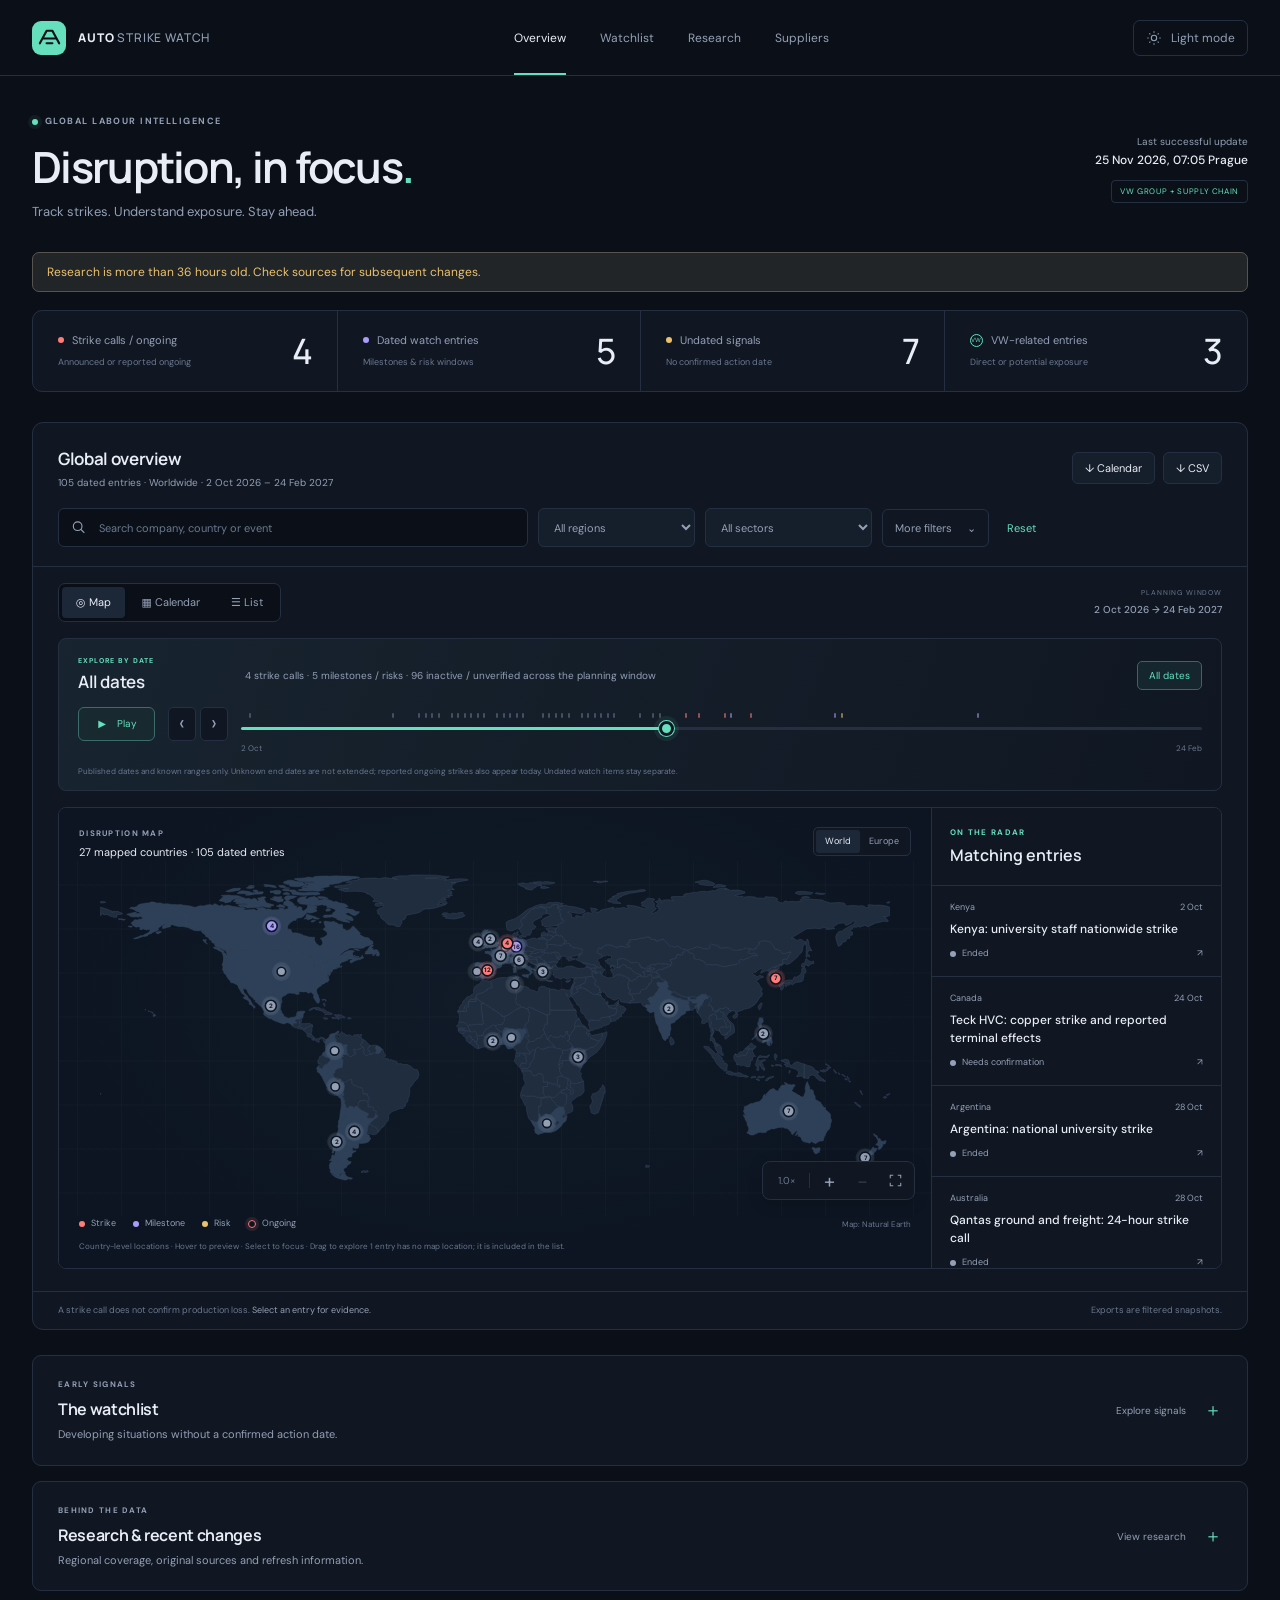
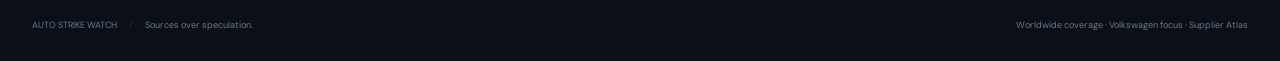
<file: index.html>
<!doctype html>
<html lang="en" data-theme="dark">
<head>
<meta charset="utf-8"><meta name="viewport" content="width=device-width, initial-scale=1"><meta name="color-scheme" content="dark light"><meta name="theme-color" content="#0b1018">
<meta name="description" content="A clear, sourced view of automotive and supply-chain strikes worldwide. Explore the map, filter disruptions and follow Volkswagen exposure.">
<title>Auto Strike Watch — Global strike monitor</title><link rel="icon" href="./favicon.svg" type="image/svg+xml"><link rel="stylesheet" href="./styles.css?v=screening-20261112">
</head>
<body>
<header class="site-header">
<a class="brand" href="#dashboard" aria-label="Auto Strike Watch overview"><span class="brand-symbol" aria-hidden="true"><svg viewBox="0 0 28 28" fill="none"><path d="M4 20 11 7h6l7 13M8 15h12M11 20h6" stroke="currentColor" stroke-width="2.2" stroke-linecap="round" stroke-linejoin="round"/></svg></span><span>AUTO<span class="brand-light"> STRIKE WATCH</span></span></a>
<nav aria-label="Main navigation"><a class="nav-active" href="#dashboard">Overview</a><a href="#watch-section">Watchlist</a><a href="#research">Research</a><a href="./suppliers/">Suppliers</a></nav>
<button id="theme-toggle" class="theme-button" aria-label="Switch to light mode"><svg width="16" height="16" viewBox="0 0 24 24" fill="none" stroke="currentColor" stroke-width="1.6" aria-hidden="true"><circle cx="12" cy="12" r="4"/><path d="M12 2v2m0 16v2M2 12h2m16 0h2M5 5l1.5 1.5m11 11L19 19M5 19l1.5-1.5m11-11L19 5"/></svg><span id="theme-label">Light mode</span></button>
</header>
<main id="dashboard">
<section class="heading"><div><div class="eyebrow"><span class="status-dot"></span> GLOBAL LABOUR INTELLIGENCE</div><h1>Disruption, in focus<span>.</span></h1><p>Track strikes. Understand exposure. Stay ahead.</p></div><div class="snapshot"><div><span id="refresh-label">Loading research…</span><strong id="as-of"></strong></div><span class="snapshot-tag">VW GROUP + SUPPLY CHAIN</span></div></section>
<div id="refresh-banner" class="refresh-banner" role="status" hidden></div>
<section class="metrics" aria-label="Filtered planning-window statistics">
<article><div><span class="swatch strike"></span>Strike calls / ongoing</div><strong id="strike-count">—</strong><small>Announced or reported ongoing</small></article>
<article><div><span class="swatch milestone"></span>Dated watch entries</div><strong id="watch-count">—</strong><small>Milestones &amp; risk windows</small></article>
<article><div><span class="swatch risk"></span>Undated signals</div><strong id="undated-count">—</strong><small>No confirmed action date</small></article>
<article><div><span class="vw-mark">VW</span>VW-related entries</div><strong id="vw-count">—</strong><small>Direct or potential exposure</small></article>
</section>
<section class="workspace" aria-label="Disruption explorer">
<div class="workspace-top"><div><h2>Global overview</h2><p id="result-count" aria-live="polite">Loading planning window…</p></div><div class="exports"><button id="export-ics" class="button secondary" title="Download filtered dated entries as a calendar snapshot">↓ Calendar</button><button id="export-csv" class="button secondary">↓ CSV</button></div></div>
<div class="filter-bar"><label class="search-label"><svg aria-hidden="true" width="17" height="17" viewBox="0 0 24 24" fill="none" stroke="currentColor" stroke-width="1.7"><circle cx="10" cy="10" r="6.5"/><path d="m15 15 5 5"/></svg><span class="sr-only">Search company, location or event</span><input id="search" type="search" placeholder="Search company, country or event"></label>
<label><span class="sr-only">Region</span><select id="region"><option value="all">All regions</option><option>Europe</option><option>North America</option><option>South America</option><option>Asia</option><option>Africa</option><option>Australia / Oceania</option></select></label>
<label><span class="sr-only">Relevance</span><select id="relevance"><option value="all">All sectors</option><option value="vw">VW-related</option><option value="supplier">Suppliers</option><option value="industry">Wider automotive</option><option value="nationwide">Nationwide / general</option><option value="logistics">Logistics</option></select></label>
<details class="filter-more"><summary>More filters <span aria-hidden="true">⌄</span></summary><div class="filter-popover"><label>Country<select id="country"><option value="all">All countries</option></select></label><label>Entry type<select id="category"><option value="all">All entry types</option><option value="strike">Strike calls</option><option value="milestone">Milestones</option><option value="risk">Risk windows</option></select></label><label>FWS screening<select id="screening"><option value="all">All decisions</option><option value="candidate">FWS exposure check</option><option value="internal">Preliminary internal alert</option><option value="watch">Watch / reconfirm</option><option value="excluded">Outside FWS scope</option><option value="closed">Closed / changed action</option><option value="unreviewed">Screening pending</option></select></label><label>Status<select id="state"><option value="all">All statuses</option><option value="active">Active / upcoming</option><option value="announced">Announced</option><option value="ongoing">Ongoing</option><option value="cancelled">Cancelled</option><option value="suspended">Suspended</option><option value="postponed">Postponed</option><option value="ended">Ended</option><option value="unverified">Needs confirmation</option><option value="past">Past date / outcome unknown</option></select></label></div></details><button class="reset" id="reset">Reset</button></div>
<div class="view-toolbar"><div class="view-switch" aria-label="Display view"><button id="map-view" class="active" aria-pressed="true">◎ Map</button><button id="month-view" aria-pressed="false">▦ Calendar</button><button id="agenda-view" aria-pressed="false">☰ List</button></div><div class="planning-label"><span>PLANNING WINDOW</span><strong id="planning-window">Loading dates…</strong></div></div>
<section id="timeline" class="timeline" aria-label="Date timeline">
<div class="timeline-heading"><div class="timeline-date-block"><label class="eyebrow" for="timeline-date">EXPLORE BY DATE</label><output id="timeline-current" for="timeline-date">All dates</output></div><p id="timeline-summary">Drag the timeline to explore scheduled entries.</p><button id="timeline-all" class="timeline-all active" aria-pressed="true">All dates</button></div>
<div class="timeline-transport"><button id="timeline-play" class="timeline-play" aria-label="Play timeline" aria-pressed="false" disabled><span id="timeline-play-icon" aria-hidden="true">▶</span><span id="timeline-play-label">Play</span></button><div class="timeline-step"><button id="timeline-prev" aria-label="Previous day" title="Previous day" disabled>‹</button><button id="timeline-next" aria-label="Next day" title="Next day" disabled>›</button></div><div class="timeline-track"><div id="timeline-ticks" class="timeline-ticks" aria-hidden="true"></div><input id="timeline-date" type="range" min="0" max="1" value="0" step="1" aria-describedby="timeline-note" disabled><div class="timeline-endpoints"><span id="timeline-start">—</span><span id="timeline-end">—</span></div></div></div>
<p id="timeline-note" class="timeline-note">Choose a date to see scheduled entries. All dates restores the full planning window.</p>
</section>
<div id="map-panel" class="map-panel"><div class="map-canvas">
<div class="map-topline"><div><span class="eyebrow">DISRUPTION MAP</span><p id="map-summary" aria-live="polite">Locating entries…</p></div><div class="map-zoom" aria-label="Map extent"><button id="map-world" class="active" aria-pressed="true">World</button><button id="map-europe" aria-pressed="false">Europe</button></div></div>
<div class="map-viewport">
<svg id="world-map" viewBox="0 0 1000 450" role="group" tabindex="0" aria-labelledby="map-title map-description"><title id="map-title">World map of dated disruptions</title><desc id="map-description">Country markers show approximate geographic scope, not exact plant locations. Hover or focus a marker for a preview; select it to zoom and filter entries. Use zoom controls or drag to explore.</desc><g id="country-paths"></g><g id="map-markers"></g></svg>
<div id="map-tooltip" class="map-tooltip" role="tooltip" hidden></div>
<div class="map-controls" role="group" aria-label="Map navigation"><span id="map-zoom-level" class="map-zoom-level" aria-hidden="true">1×</span><button id="map-zoom-in" aria-label="Zoom in" title="Zoom in">+</button><button id="map-zoom-out" aria-label="Zoom out" title="Zoom out">−</button><button id="map-reset-view" aria-label="Reset map view" title="Reset map view"><svg width="15" height="15" viewBox="0 0 20 20" fill="none" stroke="currentColor" stroke-width="1.4" aria-hidden="true"><path d="M3 7V3h4m6 0h4v4m0 6v4h-4m-6 0H3v-4"/></svg></button></div>
</div>
<div class="map-bottomline"><div class="legend"><span><i class="swatch strike"></i>Strike</span><span><i class="swatch milestone"></i>Milestone</span><span><i class="swatch risk"></i>Risk</span><span title="A pulsing ring means a strike is reported ongoing"><i class="ongoing-key"></i>Ongoing</span></div><span class="map-credit">Map: Natural Earth</span></div><p class="map-note">Country-level locations · Hover to preview · Select to focus · Drag to explore <span id="map-unmapped"></span></p></div>
<aside class="map-sidebar" aria-label="Map event list"><div class="sidebar-heading"><div><span class="eyebrow">ON THE RADAR</span><h3 id="map-selection-title">Worldwide</h3></div><button id="clear-map-selection" class="reset" hidden>Clear</button></div><div id="map-events" class="map-events"></div></aside></div>
<div class="calendar-toolbar"><div class="month-navigation" hidden><button id="prev-month" class="icon-button" aria-label="Previous month">‹</button><h3 id="month-title"></h3><button id="next-month" class="icon-button" aria-label="Next month">›</button></div></div>
<div id="calendar" class="calendar" hidden></div><div id="agenda" class="agenda" hidden></div><div class="calendar-foot"><span>A strike call does not confirm production loss. <strong>Select an entry for evidence.</strong></span><span>Exports are filtered snapshots.</span></div>
</section>
<section id="watch-section" class="watch-section" aria-labelledby="watchlist-title"><details class="fold-section"><summary><div><span class="eyebrow">EARLY SIGNALS</span><h2 id="watchlist-title">The watchlist</h2><p>Developing situations without a confirmed action date.</p></div><span class="fold-action">Explore signals <span aria-hidden="true">＋</span></span></summary><div id="watchlist" class="watchlist"></div></details></section>
<section id="research" class="research-section"><details class="fold-section"><summary><div><span class="eyebrow">BEHIND THE DATA</span><h2>Research &amp; recent changes</h2><p>Regional coverage, original sources and refresh information.</p></div><span class="fold-action">View research <span aria-hidden="true">＋</span></span></summary><div class="insight-grid"><div class="insight-panel"><h3>Recent updates</h3><div id="recent-changes"></div></div><div class="insight-panel"><h3>Worldwide review</h3><div id="region-coverage"></div></div></div><div class="research-notes"><h3>Screening rules</h3><p id="screening-rules"></p><p id="schedule-note"></p><p id="coverage-note"></p><p>Blank dates or regions do not guarantee no disruption. Local event dates are shown; calendar exports use all-day entries with published times in their descriptions.</p></div></details></section>
<footer><span>AUTO STRIKE WATCH <span class="footer-divider">/</span> Sources over speculation.</span><span>Worldwide coverage · Volkswagen focus · <a href="./suppliers/">Supplier Atlas</a></span></footer>
</main>
<dialog id="detail-dialog" aria-labelledby="detail-title"><div class="dialog-header"><span class="eyebrow">EVENT BRIEF</span><button id="close-dialog" class="icon-button" aria-label="Close event details">×</button></div><div id="detail-content"></div></dialog><div id="toast" role="status" class="toast" hidden></div><script src="./data.js"></script><script src="./strike-core.js?v=calendar-20261123"></script><script src="./app.js?v=calendar-20261123"></script>
</body></html>
</file>
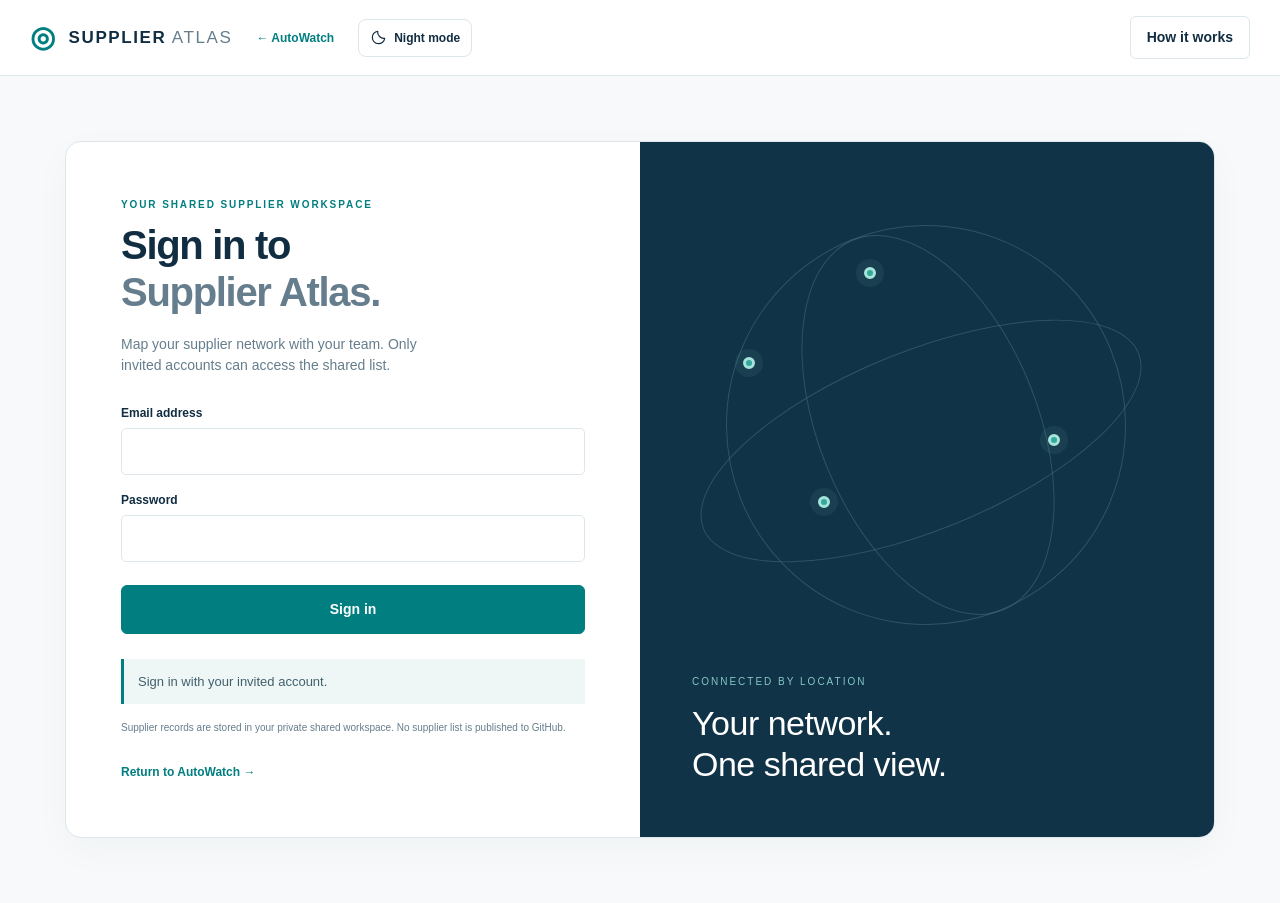
<file: suppliers/index.html>
<!doctype html>
<html lang="en">
<head><meta charset="utf-8"><meta name="viewport" content="width=device-width,initial-scale=1"><meta name="referrer" content="strict-origin-when-cross-origin"><meta name="description" content="Your private supplier map. Import names, DUNS, countries and cities, then review each location."><title>Supplier Atlas | Automobile Watch</title><script src="theme-init.js?v=20261112-3"></script><link rel="stylesheet" href="style.css?v=20261112-3"><link rel="stylesheet" href="map.css?v=20261112-3"></head>
<body>
<header><a class="brand" href="./"><span class="brandmark" aria-hidden="true">◎</span><span>SUPPLIER<span class="muted"> ATLAS</span></span></a><a class="backlink" href="../">← AutoWatch</a><span id="accountInfo" class="private" hidden></span><button type="button" class="quiet theme-toggle" data-theme-toggle aria-label="Switch to night mode" aria-pressed="false"><span data-theme-label>Night mode</span></button><button id="helpButton" class="quiet">How it works</button><button id="logoutButton" class="quiet" hidden>Sign out</button></header>
<section id="authGate" class="authgate" aria-labelledby="loginTitle"><div class="authcard"><p class="eyebrow">YOUR SHARED SUPPLIER WORKSPACE</p><h1 id="loginTitle">Sign in to<br><span>Supplier Atlas.</span></h1><p class="lede">Map your supplier network with your team. Only invited accounts can access the shared list.</p><form id="loginForm" hidden><label for="loginEmail">Email address</label><input id="loginEmail" name="email" type="email" autocomplete="username" required maxlength="254"><label for="loginPassword">Password</label><input id="loginPassword" name="password" type="password" autocomplete="current-password" required><button id="loginButton" class="primary full" type="submit">Sign in</button></form><p id="authNotice" class="authnotice" role="status" aria-live="polite">Checking account service…</p><p class="tiny">Supplier records are stored in your private shared workspace. No supplier list is published to GitHub.</p><a class="backlink" href="../">Return to AutoWatch →</a></div><div class="authart" aria-hidden="true"><span class="orbit orbit1"></span><span class="orbit orbit2"></span><span class="orbit orbit3"></span><span class="networkdot dot1"></span><span class="networkdot dot2"></span><span class="networkdot dot3"></span><span class="networkdot dot4"></span><div><span>CONNECTED BY LOCATION</span><strong>Your network.<br>One shared view.</strong></div></div></section>
<main id="workspaceMain" hidden>
<section class="intro"><div><p class="eyebrow">SUPPLY CHAIN INTELLIGENCE</p><h1>Your suppliers.<br><span>A clearer world view.</span></h1><p class="lede">Turn your supplier list into a searchable map. Keep every identity, review every location.</p></div><div class="top-actions"><button id="reloadButton" class="quiet">Reload shared list</button><button id="saveButton" class="primary" data-edit>Save shared list</button><button id="exportButton">Export CSV ↓</button></div></section>
<div class="savestate"><span id="saveState" role="status">Loading your shared list…</span><span id="roleNote"></span></div>
<section class="stats" aria-label="Dataset summary"><div><span>SUPPLIERS</span><strong id="countAll">0</strong></div><div><span>MAPPED</span><strong id="countMapped">0</strong></div><div><span>COUNTRIES</span><strong id="countCountries">0</strong></div><div><span>NEEDS LOCATION REVIEW</span><strong id="countReview">0</strong></div></section>
<div class="workspace"><aside><div class="panelhead"><span class="step">01</span><h2>Bring your list</h2></div><p class="small">CSV, TSV, or copied Excel cells. Required columns: <b>Name, DUNS, Country, City</b>.</p><label class="upload" for="fileInput"><span aria-hidden="true">↑</span><b>Choose a supplier file</b><small>CSV / TSV · up to 10,000 rows</small></label><input id="fileInput" data-edit type="file" accept=".csv,.tsv,.txt" hidden><button id="templateButton" class="textbutton">Download column template ↓</button><label for="pasteInput" class="fieldlabel">Or paste your table</label><textarea id="pasteInput" data-edit rows="4" placeholder="Name&#9;DUNS&#9;Country&#9;City"></textarea><button id="importButton" data-edit class="primary full">Import list</button><p class="tiny">Import replaces your working list. Save shared list to make changes available to your team. Optional Latitude and Longitude columns place dots immediately. DUNS stays text, including leading zeros.</p><hr><div class="panelhead"><span class="step">02</span><h2>Locate suppliers</h2></div><p class="small">City + country matches are found privately in an offline gazetteer of 34,214 cities. A dot marks an approximate city centre, never a verified factory.</p><label class="consent"><input type="checkbox" id="lookupConsent" data-edit><span>Allow city + country lookups using OpenStreetMap Nominatim. Names and DUNS are never sent.</span></label><button id="locateButton" data-edit class="quiet full">Look up next 20 locations</button><button id="cancelButton" class="textbutton" hidden>Stop lookup</button><p class="tiny">Small, user-triggered batches only; 1 request per 1.2 seconds, cached in this session. Review ambiguous matches. For large lists, import coordinates.</p><hr><button id="clearButton" data-edit class="textbutton danger">Clear working list</button><div id="notice" role="status" aria-live="polite">Ready for your supplier list.</div></aside>
<section class="mapsection"><div class="maptoolbar"><div><span class="eyebrow">GLOBAL FOOTPRINT</span><h2 id="mapTitle">Supplier locations</h2></div><div><button id="worldButton" class="quiet smallbtn">World</button><button id="europeButton" class="quiet smallbtn">Europe</button><button id="fitButton" class="quiet smallbtn">Fit dots</button></div></div><div class="mapwrap" id="mapwrap"><div id="detailMap" aria-label="Detailed supplier map"></div><svg id="map" viewBox="0 0 1000 500" role="img" aria-label="Interactive world supplier map. Use plus and minus to zoom or drag to pan." tabindex="0"><defs><pattern id="grid" width="83.333" height="83.333" patternUnits="userSpaceOnUse"><path d="M 83.333 0 L 0 0 0 83.333" fill="none" stroke="#d9e6ec" stroke-width=".5"/></pattern></defs><rect x="-3000" y="-3000" width="7000" height="7000" fill="#edf4f7"/><rect width="1000" height="500" fill="url(#grid)"/><g id="countries"></g><g id="dots"></g></svg><div class="zoom"><button id="zoomIn" aria-label="Zoom in">+</button><button id="zoomOut" aria-label="Zoom out">−</button></div><div id="emptyMap" class="empty"><span aria-hidden="true">◎</span><b>Your network starts here</b><p>Import a list to place your suppliers on the map.</p></div><div id="mapPopup" class="popup" hidden></div><div class="legend"><span><i class="dot city"></i>Approximate city</span><span><i class="dot coord"></i>Provided coordinates</span><span><b class="clusterkey">3</b>Supplier cluster</span></div><div id="fallbackAttribution" class="attribution">Map: <a href="https://www.naturalearthdata.com/about/terms-of-use/" target="_blank" rel="noopener">Natural Earth</a> · Cities: <a href="https://www.geonames.org/" target="_blank" rel="noopener">GeoNames</a> · Online lookup: <a href="https://www.openstreetmap.org/copyright" target="_blank" rel="noopener">© OpenStreetMap</a></div></div><p id="mapStatus" class="map-status" role="status" aria-live="polite"></p><p class="mapnote">Dots indicate geographic location only. They do not establish exposure to a strike or other incident. Drag to pan · scroll or +/- to zoom. Select a cluster to zoom in, or choose Show on map in the register.</p></section></div>
<section class="registry"><div class="registryhead"><div><p class="eyebrow">SUPPLIER REGISTER</p><h2>Every row, accounted for</h2></div><div class="filters"><input id="search" placeholder="Search name, DUNS or city" aria-label="Search suppliers"><select id="countryFilter" aria-label="Filter country"><option value="">All countries</option></select><select id="statusFilter" aria-label="Filter location status"><option value="">All locations</option><option value="mapped">Mapped</option><option value="review">Needs review</option><option value="warnings">Data warnings</option></select></div></div><div class="tablewrap"><table><thead><tr><th>SUPPLIER / DUNS</th><th>LOCATION</th><th>PRECISION</th><th>REVIEW</th><th></th></tr></thead><tbody id="tableBody"></tbody></table><p id="emptyTable" class="tableempty">Your imported suppliers will appear here.</p></div><div class="tablefooter"><span id="rowCount">0 rows</span><span>DUNS identifies a record; it does not supply coordinates.</span></div></section><footer>SUPPLIER ATLAS <span>Built for clear location decisions.</span></footer></main>
<dialog id="editDialog"><form id="editForm"><div class="dialoghead"><div><p class="eyebrow">LOCATION REVIEW</p><h2 id="editName"></h2></div><button type="button" id="closeEdit" class="quiet" aria-label="Close">×</button></div><p id="editLocation" class="small"></p><div id="candidateList"></div><p class="small">Enter coordinates from a known address or verified source. Manual placement remains labelled "Provided coordinates".</p><div class="coordinputs"><label>Latitude<input name="lat" id="editLat" type="number" min="-90" max="90" step="any" required></label><label>Longitude<input name="lon" id="editLon" type="number" min="-180" max="180" step="any" required></label></div><button type="submit" class="primary">Save coordinates</button><button type="button" id="removeLocation" class="textbutton">Remove location</button></form></dialog>
<dialog id="helpDialog"><h2>From a list to a map</h2><p>1. Sign in with your invited account. You and your team see the same saved supplier list.</p><p>2. Import CSV/TSV, or paste Excel cells with a header row. Name, DUNS, Country and City are required columns.</p><p>3. City + country names are first matched privately against 34,214 GeoNames cities. Supply latitude/longitude for precise placement, or allow online city lookups for unmatched rows. Only those place names are sent to Nominatim when you start a lookup.</p><p>4. Review ambiguous or missing locations. Nearby suppliers are grouped into clusters. Click a cluster to zoom in; suppliers sharing the same coordinates open a list. Choose Show on map in the register to focus a specific supplier.</p><p>5. Click <b>Save shared list</b> to update the private shared workspace. Imports, coordinate edits and clearing stay unsaved until then. If someone else saves first, reload their version before saving again. Export CSV to download the filtered rows.</p><p><b>Accuracy:</b> city-centre dots are approximate. DUNS values are preserved, not validated against D&amp;B. A factory address is needed for site-level verification.</p><p><b>Privacy:</b> supplier data is retrieved only after sign-in and membership checks. Signing out clears the working list from this tab. Downloaded CSV files remain on your computer.</p><p>Offline city data: <a href="https://www.geonames.org/" target="_blank" rel="noopener">GeoNames</a>, <a href="https://creativecommons.org/licenses/by/4.0/" target="_blank" rel="noopener">CC BY 4.0</a>. cities15000 downloaded 12 November 2026. The gazetteer is not a complete list of smaller towns.</p><p><b>Map:</b> detailed street and city maps from <a href="https://openfreemap.org/" target="_blank" rel="noopener">OpenFreeMap</a>, rendered with MapLibre. The map service receives requests for the areas you view; supplier names and DUNS are not sent. Map resources load after sign-in. If detailed maps are unavailable, a basic world map remains usable.</p><p><b>Lookup service:</b> small one-off batches only. <a href="https://operations.osmfoundation.org/policies/nominatim/" target="_blank" rel="noopener">Nominatim usage policy</a> · <a href="https://osmfoundation.org/wiki/Privacy_Policy" target="_blank" rel="noopener">Privacy policy</a>.</p><button id="closeHelp" class="primary">Got it</button></dialog><script type="module" src="theme.mjs?v=20261112-3"></script><script type="module" src="app.mjs?v=20261112-3"></script>
</body></html>
</file>
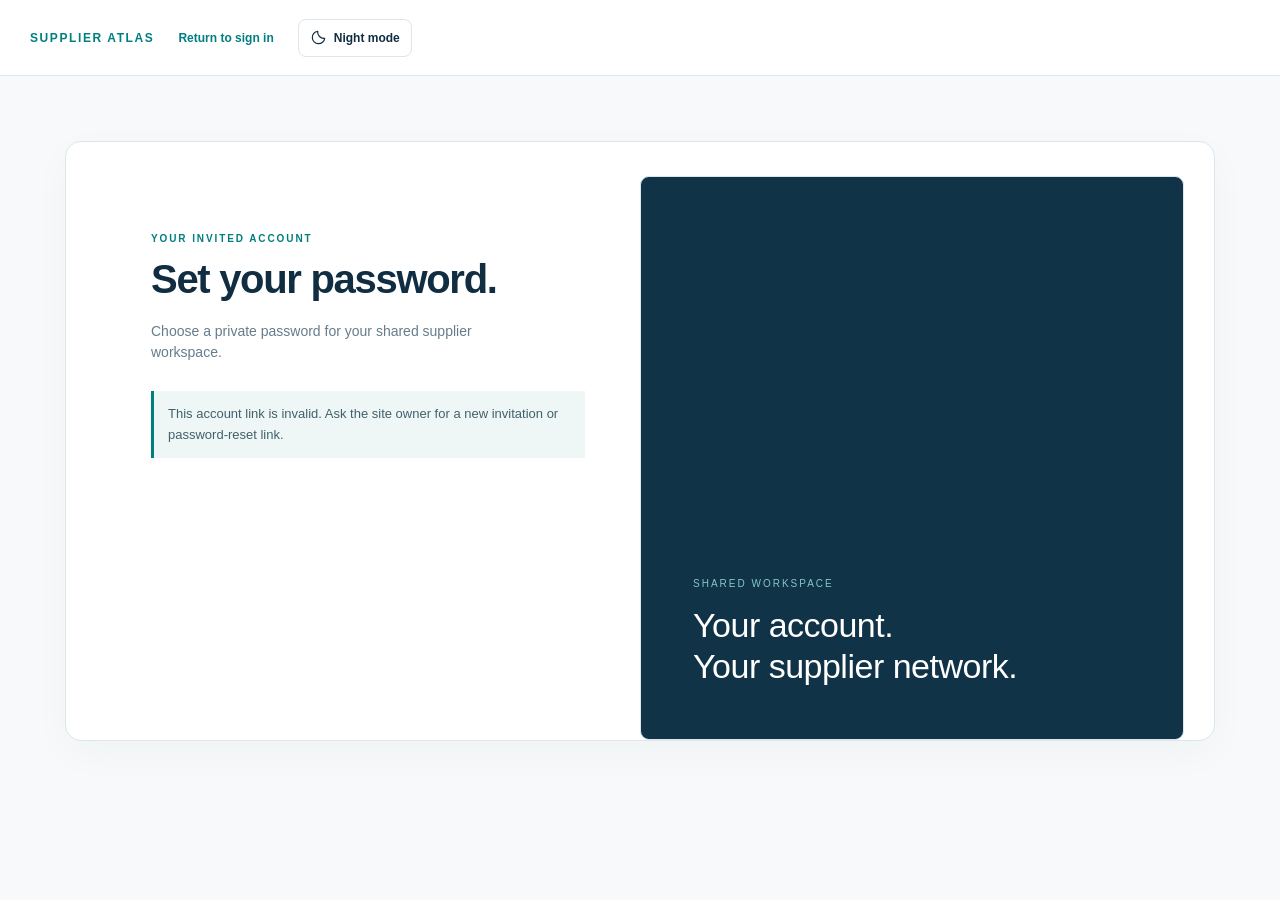
<file: suppliers/account.html>
<!doctype html>
<html lang="en">
<head>
  <meta charset="utf-8">
  <meta name="viewport" content="width=device-width,initial-scale=1">
  <meta name="referrer" content="no-referrer">
  <meta name="robots" content="noindex,nofollow">
  <meta http-equiv="Content-Security-Policy" content="default-src 'none'; script-src 'self'; style-src 'self'; connect-src 'self' https:; img-src 'self'; base-uri 'none'; form-action 'none'; object-src 'none'">
  <title>Set your password | Supplier Atlas</title>
  <script src="theme-init.js?v=20261112-3"></script>
  <link rel="stylesheet" href="style.css?v=20261112-3">
</head>
<body>
  <header><a class="brand backlink" href="./">SUPPLIER ATLAS</a><a class="backlink" href="./">Return to sign in</a><button type="button" class="quiet theme-toggle" data-theme-toggle aria-label="Switch to night mode" aria-pressed="false"><span data-theme-label>Night mode</span></button></header>
  <main class="authgate">
    <section class="authcard">
      <p class="eyebrow">YOUR INVITED ACCOUNT</p>
      <h1>Set your password.</h1>
      <p class="lede">Choose a private password for your shared supplier workspace.</p>
      <p id="accountNotice" class="authnotice" role="status" aria-live="polite">Checking your account link...</p>
      <form id="passwordForm" hidden>
        <label for="newPassword">New password</label>
        <input id="newPassword" type="password" autocomplete="new-password" minlength="12" required aria-describedby="passwordHint">
        <p id="passwordHint" class="tiny">Use at least 12 characters. A unique passphrase works well.</p>
        <label for="confirmPassword">Confirm password</label>
        <input id="confirmPassword" type="password" autocomplete="new-password" minlength="12" required>
        <button id="setPasswordButton" type="submit" class="primary full">Save password</button>
      </form>
      <p id="nextStep" class="small" hidden><a class="backlink" href="./">Sign in to Supplier Atlas</a></p>
      <noscript><p>Enable JavaScript to use your account link.</p></noscript>
    </section>
    <aside class="authart" aria-hidden="true"><div><span>SHARED WORKSPACE</span><strong>Your account.<br>Your supplier network.</strong></div></aside>
  </main>
  <script type="module" src="theme.mjs?v=20261112-3"></script>
  <script type="module" src="account.mjs?v=20261112-2"></script>
</body>
</html>
</file>
<file: styles.css>
@import url('https://fonts.googleapis.com/css2?family=DM+Sans:wght@400;500;600;700&family=Manrope:wght@400;500;600;650;700;750;800&display=swap');
:root{color-scheme:dark;--bg:#0b1018;--surface:#101722;--surface-2:#151e2b;--surface-3:#1c2838;--text:#e9edf5;--muted:#93a0b5;--faint:#69788f;--border:#243042;--accent:#65dfbc;--strike:#ff7c79;--milestone:#a99cfb;--risk:#ecc16d;--land:#202d3f;--land-border:#34445a;--land-active:#2d4058;--shadow:0 16px 50px #0005;--map:#0c1521;--font:'DM Sans',system-ui,-apple-system,BlinkMacSystemFont,'Segoe UI',sans-serif}
:root[data-theme=light]{color-scheme:light;--bg:#f3f5f8;--surface:#fff;--surface-2:#f4f6fa;--surface-3:#e7edf4;--text:#1b283d;--muted:#56657b;--faint:#63738b;--border:#dce3ec;--accent:#087e67;--strike:#ce403b;--milestone:#7456d2;--risk:#9e6b0b;--land:#d9e2ed;--land-border:#b6c6d8;--land-active:#b9cbdf;--shadow:0 16px 50px #25354c18;--map:#edf2f8}
*{box-sizing:border-box}html{scroll-behavior:smooth;scroll-padding-top:90px}body{margin:0;background:var(--bg);color:var(--text);font:14px/1.5 var(--font);-webkit-font-smoothing:antialiased}button,input,select{font:inherit}button,a,input,select,summary{-webkit-tap-highlight-color:transparent}button,summary{cursor:pointer}button{color:inherit}button:disabled{opacity:.35;cursor:not-allowed}button,a,select,input,summary{outline-offset:5px}button:focus-visible,a:focus-visible,summary:focus-visible,input:focus-visible,select:focus-visible{outline:2px solid var(--accent)}button{transition:background .16s,color .16s,border-color .16s}a{color:inherit;text-decoration:none}h1,h2,h3,h4,p{margin:0}h1,h2,h3,h4,.brand,.metrics strong{font-family:'Manrope',var(--font)}[hidden]{display:none!important}.sr-only{position:absolute;width:1px;height:1px;padding:0;margin:-1px;overflow:hidden;clip:rect(0,0,0,0);white-space:nowrap;border:0}
.site-header{height:76px;display:flex;align-items:center;justify-content:space-between;gap:24px;padding:0 max(32px,calc((100vw - 1440px)/2));border-bottom:1px solid var(--border);background:var(--bg)}.brand{display:flex;align-items:center;gap:12px;font-size:12px;font-weight:800;letter-spacing:.07em;white-space:nowrap}.brand-light{font-weight:500;color:var(--muted)}.brand-symbol{display:grid;place-items:center;width:34px;height:34px;background:var(--accent);border-radius:9px;color:var(--bg)}.brand-symbol svg{width:27px;height:27px}.site-header nav{height:100%;display:flex;gap:34px;align-items:center}.site-header nav a{font-size:12px;color:var(--muted);height:100%;display:flex;align-items:center;border-bottom:2px solid transparent;padding-top:2px}.site-header nav a:hover,.site-header nav .nav-active{color:var(--text);border-bottom-color:var(--accent)}.theme-button{display:flex;align-items:center;gap:9px;background:transparent;border:1px solid var(--border);border-radius:7px;padding:8px 12px;font-size:12px;color:var(--muted)}.theme-button:hover{background:var(--surface-2);color:var(--text)}main{max-width:1440px;padding:0 32px;margin:auto}.heading{display:flex;justify-content:space-between;align-items:center;gap:24px;padding:39px 0 30px}.eyebrow{font-size:9px;letter-spacing:.16em;font-weight:700;color:var(--muted);display:flex;align-items:center;gap:7px}.status-dot{width:6px;height:6px;background:var(--accent);border-radius:50%;box-shadow:0 0 0 4px #65dfbc10}h1{font-size:clamp(28px,3.5vw,43px);font-weight:650;line-height:1.18;letter-spacing:-1.7px;margin-top:13px}h1 span{color:var(--accent)}.heading p{color:var(--muted);font-size:13px;margin-top:10px}.snapshot{text-align:right;font-size:10px;line-height:1.7}.snapshot #refresh-label{color:var(--muted);display:block}.snapshot strong{font-weight:500;display:block;font-size:12px}.snapshot-tag{display:inline-block;color:var(--accent);font-size:8px;letter-spacing:.08em;border:1px solid var(--border);padding:4px 8px;border-radius:4px;margin-top:9px}.refresh-banner{background:color-mix(in srgb,var(--risk) 8%,var(--surface));border:1px solid color-mix(in srgb,var(--risk) 25%,var(--border));color:var(--risk);border-radius:7px;padding:10px 14px;margin-bottom:18px;font-size:12px}
.metrics{display:grid;grid-template-columns:repeat(4,1fr);background:var(--surface);border:1px solid var(--border);border-radius:10px;overflow:hidden;margin-bottom:30px}.metrics article{padding:20px 25px;position:relative;display:grid;grid-template-columns:1fr auto;gap:5px 18px;align-items:center}.metrics article+article{border-left:1px solid var(--border)}.metrics article>div{color:var(--muted);font-size:11px;display:flex;gap:8px;align-items:center}.metrics strong{font-size:35px;font-weight:500;line-height:1.15;letter-spacing:-1px;grid-column:2;grid-row:1/3}.metrics small{font-size:9px;color:var(--faint)}.swatch{width:6px;height:6px;display:inline-block;flex:none;border-radius:50%;background:var(--risk)}.swatch.strike{background:var(--strike)}.swatch.milestone{background:var(--milestone)}.swatch.risk{background:var(--risk)}.swatch.inactive{background:var(--muted)}.vw-mark{display:inline-grid;place-items:center;font-size:6px;letter-spacing:-.08em;width:13px;height:13px;border:1px solid var(--accent);border-radius:50%;color:var(--accent)}
.workspace{background:var(--surface);border:1px solid var(--border);border-radius:11px;overflow:clip}.workspace-top{display:flex;justify-content:space-between;align-items:center;gap:14px;padding:23px 25px 18px}h2{font-size:17px;font-weight:650;letter-spacing:-.35px}.workspace-top p{font-size:10px;color:var(--muted);margin-top:4px}.exports{display:flex;gap:8px}.button,.icon-button{background:var(--surface-2);border:1px solid var(--border);border-radius:6px}.button{font-size:11px;padding:7px 12px}.button:hover,.icon-button:hover{background:var(--surface-3);border-color:var(--faint)}.filter-bar{display:flex;gap:10px;padding:0 25px 19px;align-items:center;border-bottom:1px solid var(--border);position:relative;z-index:3}.search-label{display:flex;align-items:center;gap:10px;background:var(--bg);border:1px solid var(--border);border-radius:6px;color:var(--muted);padding:0 12px;flex:1;max-width:470px}.search-label input{background:transparent;color:var(--text);border:0;outline-offset:0;width:100%;height:37px;min-width:80px;font-size:11px}.search-label input::placeholder{color:var(--faint)}select{background:var(--surface-2);color:var(--muted);border:1px solid var(--border);padding:9px 29px 9px 11px;border-radius:6px;height:39px;font-size:11px;max-width:220px}.filter-more{position:relative}.filter-more summary{list-style:none;font-size:11px;border:1px solid var(--border);border-radius:6px;padding:10px 12px;white-space:nowrap;color:var(--muted)}summary::-webkit-details-marker{display:none}.filter-more summary span{margin-left:12px}.filter-popover{position:absolute;top:47px;right:0;width:260px;background:var(--surface);border:1px solid var(--border);border-radius:9px;box-shadow:var(--shadow);padding:18px;z-index:10}.filter-popover label{font-size:11px;display:grid;gap:5px;color:var(--muted)}.filter-popover label+label{margin-top:15px}.filter-popover select{width:100%;max-width:none}.reset{border:0;background:none;color:var(--accent);font-size:11px;padding:8px}.reset:hover{text-decoration:underline}.view-toolbar{display:flex;justify-content:space-between;align-items:center;gap:12px;padding:16px 25px}.view-switch{display:flex;gap:3px;background:var(--bg);border:1px solid var(--border);padding:3px;border-radius:7px}.view-switch button{background:none;border:0;border-radius:4px;padding:7px 14px;color:var(--muted);font-size:11px}.view-switch button.active{background:var(--surface-3);color:var(--text);box-shadow:0 1px 3px #0002}.view-switch button:hover{color:var(--text)}.planning-label{text-align:right;font-size:10px}.planning-label span{color:var(--faint);font-size:7px;letter-spacing:.12em;display:block;margin-bottom:3px}.planning-label strong{font-weight:500;color:var(--muted)}
.map-panel{display:grid;grid-template-columns:minmax(0,1fr) 290px;margin:0 25px 22px;border:1px solid var(--border);border-radius:8px;overflow:hidden;background:var(--map)}.map-canvas{position:relative;min-width:0;display:flex;flex-direction:column;justify-content:space-between;background:radial-gradient(ellipse at 50% 42%,color-mix(in srgb,var(--land) 24%,transparent),transparent 70%),var(--map);overflow:hidden}.map-topline{display:flex;align-items:start;justify-content:space-between;gap:10px;padding:19px 20px 0;z-index:1}.map-topline .eyebrow{font-size:8px}.map-topline p{font-size:11px;margin-top:5px;color:var(--text)}.map-zoom{display:flex;border:1px solid var(--border);border-radius:5px;padding:2px;background:var(--surface)}.map-zoom button{border:0;background:transparent;padding:5px 9px;color:var(--muted);font-size:9px;border-radius:3px}.map-zoom button.active{background:var(--surface-3);color:var(--text)}#world-map{display:block;width:100%;height:355px;overflow:hidden;padding:0 8px}.map-country{fill:var(--land);stroke:var(--land-border);stroke-width:.5;vector-effect:non-scaling-stroke;transition:fill .2s}.map-country.has-events{fill:var(--land-active)}.map-country.is-selected{fill:color-mix(in srgb,var(--accent) 35%,var(--land))}.map-marker{cursor:pointer;outline:none}.map-halo{fill:var(--marker-color);opacity:.12}.map-dot{fill:var(--marker-color);stroke:var(--map);stroke-width:1.6;vector-effect:non-scaling-stroke;filter:drop-shadow(0 0 3px color-mix(in srgb,var(--marker-color) 40%,transparent))}.map-dot-count{fill:#0b1018;font-weight:800;font-family:var(--font);pointer-events:none;text-anchor:middle;dominant-baseline:central}.map-country-label{fill:var(--text);font-family:var(--font);paint-order:stroke;stroke:var(--map);stroke-width:2.5;stroke-linejoin:round;pointer-events:none}.map-marker:hover .map-halo,.map-marker:focus-visible .map-halo,.map-marker.is-selected .map-halo{opacity:.35}.map-marker:focus-visible .map-dot{stroke:var(--text);stroke-width:2.5}.map-bottomline{display:flex;justify-content:space-between;align-items:center;gap:8px;padding:0 20px}.legend{display:flex;gap:17px;flex-wrap:wrap;font-size:9px;color:var(--muted)}.legend>span{display:flex;align-items:center;gap:6px}.map-credit{color:var(--faint);font-size:8px}.map-note{font-size:8px;color:var(--faint);padding:8px 20px 16px}.map-sidebar{border-left:1px solid var(--border);background:var(--surface);min-width:0;display:flex;flex-direction:column}.sidebar-heading{padding:18px 18px 16px;display:flex;justify-content:space-between;gap:10px;border-bottom:1px solid var(--border);min-height:78px}.sidebar-heading .eyebrow{font-size:8px;color:var(--accent)}.sidebar-heading h3{font-size:16px;margin-top:5px;font-weight:600}.map-events{max-height:382px;overflow:auto;scrollbar-width:thin;scrollbar-color:var(--border) transparent}.map-event{display:block;width:100%;padding:15px 18px;text-align:left;border:0;border-bottom:1px solid var(--border);background:transparent;color:var(--text)}.map-event:last-child{border-bottom:0}.map-event:hover,.map-event:focus-visible{background:var(--surface-2)}.map-event-top{display:flex;justify-content:space-between;gap:10px;font-size:9px;color:var(--muted);margin-bottom:6px}.map-event-title{display:block;font-size:12px;line-height:1.5;font-weight:500;margin-bottom:9px}.map-event-meta{display:flex;justify-content:space-between;gap:8px;align-items:center;font-size:9px;color:var(--muted)}.map-event .badge{font-size:8px;padding:2px 6px;line-height:1.6;max-width:220px}.calendar-foot{border-top:1px solid var(--border);padding:12px 25px;display:flex;justify-content:space-between;gap:16px;font-size:9px;color:var(--faint)}.calendar-foot strong{font-weight:400;color:var(--muted)}
.calendar-toolbar{padding:0 25px}.calendar-toolbar:has(.month-navigation[hidden]){display:none}.month-navigation{display:flex;justify-content:center;align-items:center;gap:20px;padding:5px 0 22px}.month-navigation h3{font-size:16px;font-weight:600;min-width:160px;text-align:center}.icon-button{width:31px;height:31px;font-size:21px;line-height:1;display:grid;place-items:center}.calendar{display:grid;grid-template-columns:repeat(7,minmax(0,1fr));border-top:1px solid var(--border)}.weekday{text-align:right;color:var(--muted);padding:9px 12px;font-size:10px;border-bottom:1px solid var(--border);background:var(--surface-2)}.day{min-height:120px;padding:8px;border-right:1px solid var(--border);border-bottom:1px solid var(--border)}.day:nth-child(7n){border-right:0}.day-number{display:block;text-align:right;color:var(--muted);font-size:10px;margin:0 2px 7px}.day.today{background:color-mix(in srgb,var(--accent) 4%,var(--surface))}.day.today .day-number{color:var(--accent);font-weight:700}.day.outside,.day.unavailable{background:var(--bg)}.day.outside .day-number,.day.unavailable .day-number{opacity:.35}.calendar-event{width:100%;display:block;padding:7px 7px 6px;margin:5px 0;border:1px solid color-mix(in srgb,var(--milestone) 25%,transparent);border-left:2px solid var(--milestone);background:color-mix(in srgb,var(--milestone) 7%,var(--surface));border-radius:4px;text-align:left}.calendar-event.strike{border-color:color-mix(in srgb,var(--strike) 25%,transparent);border-left-color:var(--strike);background:color-mix(in srgb,var(--strike) 7%,var(--surface))}.calendar-event.risk{border-color:color-mix(in srgb,var(--risk) 25%,transparent);border-left-color:var(--risk);background:color-mix(in srgb,var(--risk) 7%,var(--surface))}.calendar-event.inactive{opacity:.6}.event-type{font-size:6px;letter-spacing:.05em;display:block;color:var(--muted);margin-bottom:3px}.event-title{display:block;font-size:9px;line-height:1.4}.event-country{font-size:8px;display:block;color:var(--muted);margin-top:5px}.empty{padding:25px;text-align:center;color:var(--muted);font-size:11px;grid-column:1/-1;min-width:0}.empty strong{display:block;font-weight:500;color:var(--text);margin-bottom:7px}.agenda{padding:0 25px 24px}.agenda-month{font-size:11px;color:var(--muted);padding:15px 0 10px}.agenda-row{display:flex;align-items:center;gap:20px;padding:16px 8px;width:100%;border:0;border-bottom:1px solid var(--border);background:transparent;text-align:left}.agenda-row:hover{background:var(--surface-2)}.agenda-date{font-family:'Manrope',var(--font);font-size:23px;font-weight:500;width:40px;text-align:center}.agenda-date small{display:block;color:var(--muted);font-size:9px}.agenda-main{flex:1}.agenda-main>strong{display:block;font-size:13px;font-weight:500;margin:5px 0}.agenda-main>small{font-size:10px;color:var(--muted)}.agenda-country{font-size:10px;color:var(--muted)}.badge{display:inline-block;border-radius:4px;font-size:9px;padding:3px 7px;color:var(--milestone);background:color-mix(in srgb,var(--milestone) 10%,transparent)}.badge.strike{color:var(--strike);background:color-mix(in srgb,var(--strike) 10%,transparent)}.badge.risk,.badge.watch{color:var(--risk);background:color-mix(in srgb,var(--risk) 10%,transparent)}.badge.inactive{color:var(--muted);background:var(--surface-3)}
.watch-section{margin-top:25px}.research-section{margin-top:15px}.fold-section{background:var(--surface);border:1px solid var(--border);border-radius:9px;padding:22px 25px}.fold-section>summary{list-style:none;display:flex;justify-content:space-between;align-items:center;gap:20px}.fold-section h2{font-size:16px;margin-top:7px}.fold-section summary p{font-size:11px;color:var(--muted);margin-top:5px}.fold-section .eyebrow{font-size:8px}.fold-action{color:var(--muted);font-size:10px;white-space:nowrap;display:flex;align-items:center;gap:18px}.fold-action>span{font-size:18px;color:var(--accent);transition:transform .2s}.fold-section[open] .fold-action>span{transform:rotate(45deg)}.watchlist{display:grid;grid-template-columns:repeat(3,minmax(0,1fr));gap:14px;margin-top:25px}.watch-card{background:var(--surface-2);border:1px solid var(--border);border-radius:7px;padding:18px;text-align:left}.watch-card:hover{border-color:var(--faint)}.watch-top{display:flex;justify-content:space-between;gap:9px;font-size:9px;color:var(--muted)}.watch-card h3{font-size:13px;line-height:1.5;font-weight:600;margin-top:12px}.watch-card p{font-size:11px;color:var(--muted);margin-top:9px;line-height:1.65}.read-brief{display:block;margin-top:16px;color:var(--accent);font-size:10px}.insight-grid{display:grid;grid-template-columns:1fr 1fr;gap:32px;margin-top:28px}.insight-panel h3{font-size:13px;margin-bottom:14px;font-weight:600}.change-item,.coverage-item{font-size:11px;border-bottom:1px solid var(--border);padding:12px 0}.change-item p,.coverage-item p{color:var(--muted);margin-top:7px;line-height:1.7}.change-item strong,.coverage-item strong{font-weight:500}.change-date,.change-state{font-size:9px;color:var(--faint);display:inline-block;margin:0 12px 5px 0}.coverage-item>div{display:flex;justify-content:space-between;gap:10px}.coverage-item small{font-size:9px;color:var(--faint)}.panel-empty{font-size:11px;color:var(--muted);line-height:1.8}.research-notes{padding-top:22px;font-size:10px;color:var(--muted);line-height:1.8}.research-notes p+p{margin-top:9px}footer{display:flex;justify-content:space-between;gap:16px;padding:28px 0;color:var(--faint);font-size:9px}.footer-divider{margin:0 10px;color:var(--border)}
dialog{background:var(--surface);color:var(--text);border:1px solid var(--border);border-radius:13px;width:min(700px,calc(100vw - 30px));max-height:calc(100dvh - 50px);padding:26px;box-shadow:0 30px 120px #0008}dialog::backdrop{background:#02060dc9;backdrop-filter:blur(5px)}.dialog-header{display:flex;justify-content:space-between;align-items:center;margin-bottom:21px}.dialog-header .icon-button{border:0;background:var(--surface-3)}#detail-title{font-size:25px;line-height:1.3;margin-top:15px;letter-spacing:-.6px}.detail-date{color:var(--muted);font-size:12px;margin-top:10px}.detail-facts{display:grid;grid-template-columns:1fr 1fr;gap:19px;background:var(--surface-2);padding:19px;border:1px solid var(--border);border-radius:7px;margin:23px 0}.detail-facts dt{color:var(--faint);font-size:9px}.detail-facts dd{font-size:11px;margin:5px 0 0}.detail-section{margin-top:23px}.detail-section h3{font-size:12px;font-weight:600}.detail-section p{font-size:12px;color:var(--muted);line-height:1.8;margin-top:8px}.source-list{list-style:none;margin:9px 0 0;padding:0}.source-list li{border-top:1px solid var(--border);padding:12px 0}.source-list a{color:var(--accent);font-size:12px}.source-list a:hover{text-decoration:underline}.source-list small{display:block;color:var(--faint);font-size:9px;margin-top:5px;overflow-wrap:anywhere}.dialog-note{margin-top:21px;font-size:10px;color:var(--faint);border-top:1px solid var(--border);padding-top:15px;line-height:1.7}.toast{position:fixed;bottom:25px;left:50%;transform:translateX(-50%);background:var(--surface-3);border:1px solid var(--border);box-shadow:var(--shadow);color:var(--text);font-size:12px;padding:13px 20px;border-radius:8px;z-index:30;width:max-content;max-width:calc(100vw - 40px)}
@media(min-width:1550px){.map-panel{grid-template-columns:minmax(0,1fr) 320px}#world-map{height:385px}.map-events{max-height:412px}}
@media(max-width:1100px){.site-header{padding:0 24px}.site-header nav{gap:24px}main{padding:0 24px}.metrics article{padding:17px;gap:7px}.metrics article>div{font-size:10px}.metrics small{font-size:8px}.metrics strong{font-size:29px}.map-panel{grid-template-columns:minmax(0,1fr) 260px}.filter-bar{gap:7px}select{max-width:155px}.search-label{min-width:150px}.map-topline{padding:17px 15px 0}#world-map{height:330px}.map-events{max-height:357px}.map-bottomline{padding:0 15px}.map-note{padding-left:15px;font-size:7px}.map-country-label{display:none}.map-marker:hover .map-country-label,.map-marker:focus-visible .map-country-label,.map-marker.is-selected .map-country-label{display:block}.legend{gap:11px}.map-credit{font-size:7px}}
@media(max-width:850px){.site-header nav{display:none}.heading{padding-top:28px}.snapshot{max-width:190px}.metrics{grid-template-columns:repeat(2,1fr)}.metrics article:nth-child(3){border-left:0}.metrics article:nth-child(n+3){border-top:1px solid var(--border)}.metrics article{padding:17px 21px}.metrics article>div{font-size:11px}.metrics small{font-size:9px}.metrics strong{font-size:32px}.filter-bar{flex-wrap:wrap}.search-label{max-width:none;flex-basis:100%}.filter-bar select{max-width:none}.filter-bar>label:not(.search-label){flex:1}.filter-bar>label select{width:100%}.map-panel{grid-template-columns:minmax(0,1fr)}#world-map{height:340px}.map-sidebar{border-left:0;border-top:1px solid var(--border)}.sidebar-heading{min-height:auto;padding:15px 18px}.sidebar-heading>div{display:flex;align-items:center;gap:15px}.sidebar-heading h3{margin:0;font-size:14px}.map-events{max-height:260px;display:grid;grid-template-columns:repeat(2,minmax(0,1fr))}.map-event:nth-child(odd){border-right:1px solid var(--border)}.map-events>.empty{grid-column:1/-1}.map-country-label{display:block}.map-credit{font-size:8px}.map-note{font-size:8px}.calendar-foot{flex-direction:column;gap:3px}.watchlist{grid-template-columns:repeat(2,minmax(0,1fr))}.day{min-height:100px;padding:5px}.event-title{font-size:8px}.calendar-event{padding:5px}.event-type{display:none}}
@media(max-width:560px){.site-header{height:65px;padding:0 17px;gap:10px}.brand{font-size:10px;gap:8px;letter-spacing:.035em}.brand-symbol{width:30px;height:30px;border-radius:7px}.theme-button{border:0;padding:8px;font-size:10px;gap:6px}.theme-button span{display:none}main{padding:0 15px}.heading{align-items:flex-start;display:block;padding:26px 0 22px}h1{font-size:33px;letter-spacing:-1.2px}.heading p{font-size:12px}.heading>.snapshot{margin-top:19px;text-align:left;max-width:none;display:flex;justify-content:space-between;align-items:end;gap:10px}.snapshot strong{font-size:10px}.snapshot #refresh-label{font-size:8px}.snapshot-tag{font-size:6px;margin:0;white-space:nowrap}.eyebrow{font-size:8px}.metrics{margin-bottom:20px}.metrics article{padding:14px 12px;grid-template-columns:1fr;gap:7px}.metrics article>div{font-size:9px;gap:6px}.metrics strong{grid-column:1;grid-row:2;font-size:30px}.metrics small{font-size:8px}.workspace-top{padding:18px 15px 15px}.workspace-top h2{font-size:15px}.workspace-top p{font-size:8px;max-width:190px}.exports{gap:5px}.button{font-size:9px;padding:6px 8px}.filter-bar{padding:0 15px 15px;gap:7px}.search-label input{font-size:10px}.filter-more summary{font-size:10px;padding:9px 10px}.filter-bar>label:not(.search-label){min-width:calc(50% - 7px)}select{font-size:10px}.filter-more{flex:1}.filter-more summary{display:flex;justify-content:space-between}.filter-popover{right:auto;left:0;width:260px}.reset{font-size:10px}.view-toolbar{padding:14px 15px;align-items:start;gap:7px}.view-switch button{font-size:9px;padding:6px 9px}.planning-label{max-width:112px;font-size:8px;line-height:1.5}.planning-label span{font-size:6px}.map-panel{margin:0 10px 15px}.map-topline{padding:15px 12px 0}.map-topline .eyebrow{font-size:7px}.map-topline p{font-size:9px}.map-zoom button{font-size:8px;padding:4px 7px}#world-map{height:235px;padding:0 5px}.map-country-label{display:none}.map-bottomline{padding:0 12px}.map-note{padding:8px 12px 13px;font-size:7px;line-height:1.6}.legend{gap:12px;font-size:8px}.map-credit{font-size:6px}.map-events{display:block;max-height:280px}.map-event:nth-child(odd){border-right:0}.map-event{padding:13px 15px}.sidebar-heading .eyebrow{font-size:7px}.sidebar-heading h3{font-size:13px}.map-event-title{font-size:12px}.calendar-foot{padding:11px 15px;font-size:8px;line-height:1.7}.fold-section{padding:19px 17px}.fold-section h2{font-size:14px}.fold-section summary p{font-size:10px}.fold-action{font-size:0;gap:0}.fold-action>span{font-size:20px}.fold-section>summary{gap:15px}.fold-section .eyebrow{font-size:7px}.watchlist,.insight-grid{grid-template-columns:1fr}.watch-card{padding:16px}.insight-grid{gap:25px}.research-notes{font-size:9px}.calendar{overflow-x:auto;grid-template-columns:repeat(7,minmax(82px,1fr))}.day{min-height:100px}.calendar>.empty{position:sticky;left:0;max-width:calc(100vw - 32px)}.agenda{padding:0 14px 16px}.agenda-row{gap:10px;position:relative}.agenda-date{font-size:20px;width:30px;flex:none}.agenda-main>strong{font-size:11px}.agenda-main>small{font-size:9px}.agenda-country{display:none}.badge{font-size:8px}.agenda-month{font-size:10px}footer{font-size:7px;display:block;padding:22px 2px;line-height:2}footer>span{display:block}.detail-facts{grid-template-columns:1fr;gap:15px}dialog{padding:20px}#detail-title{font-size:22px}}
@media(prefers-reduced-motion:reduce){html{scroll-behavior:auto}*,*::before,*::after{transition:none!important;animation:none!important}}
.map-event-meta>span:first-child{display:flex;align-items:center;gap:6px}
.map-viewport{position:relative;isolation:isolate;background-image:linear-gradient(color-mix(in srgb,var(--land-border) 12%,transparent) 1px,transparent 1px),linear-gradient(90deg,color-mix(in srgb,var(--land-border) 12%,transparent) 1px,transparent 1px);background-size:44px 44px;background-position:center}
#world-map{padding:0;touch-action:pan-y;user-select:none;cursor:grab;outline-offset:-3px}
#world-map.is-panning{cursor:grabbing;touch-action:none}
#world-map:focus-visible{outline:1px solid var(--accent)}
.map-country.is-selected{stroke:var(--accent);stroke-width:1.2;fill:color-mix(in srgb,var(--accent) 27%,var(--land))}
.map-marker .map-pulse{fill:none;stroke:var(--marker-color);stroke-width:1;transform-box:fill-box;transform-origin:center;opacity:0;pointer-events:none}
.map-marker.is-ongoing .map-pulse{animation:strike-pulse 2.8s ease-out infinite}
@keyframes strike-pulse{0%{transform:scale(.65);opacity:.5}75%,100%{transform:scale(1.8);opacity:0}}
.ongoing-key{display:inline-block;width:8px;height:8px;border:1px solid var(--strike);border-radius:50%;box-shadow:0 0 0 3px color-mix(in srgb,var(--strike) 12%,transparent)}
.map-controls{position:absolute;right:16px;bottom:16px;display:flex;align-items:center;gap:2px;padding:3px;border:1px solid var(--border);background:color-mix(in srgb,var(--surface) 94%,transparent);border-radius:8px;box-shadow:0 4px 16px #0002;z-index:2}
.map-controls button{display:grid;place-items:center;width:31px;height:31px;border:0;border-radius:5px;background:transparent;color:var(--muted);font-size:20px;font-weight:400;line-height:1}
.map-controls button:hover{background:var(--surface-3);color:var(--text)}
.map-controls button:disabled{opacity:.25}
.map-zoom-level{padding:0 9px 0 7px;color:var(--faint);font-size:10px;font-variant-numeric:tabular-nums;min-width:44px;text-align:center;border-right:1px solid var(--border);margin-right:2px}
.map-tooltip{position:absolute;z-index:4;width:248px;max-width:calc(100% - 20px);padding:15px 16px 12px;border:1px solid color-mix(in srgb,var(--accent) 24%,var(--border));border-radius:10px;background:var(--surface);box-shadow:0 10px 35px #0006;pointer-events:auto;font-size:11px;line-height:1.5}
.map-tooltip-eyebrow{display:block;color:var(--accent);font-size:8px;text-transform:uppercase;letter-spacing:.13em;font-weight:700;margin-bottom:5px}
.map-tooltip-title{display:block;font-family:'Manrope',var(--font);font-size:17px;font-weight:650;letter-spacing:-.3px;color:var(--text);margin-bottom:9px}
.map-tooltip-counts{display:flex;flex-wrap:wrap;gap:4px 12px;color:var(--muted);font-size:10px;margin-bottom:10px}
.map-tooltip-counts strong{color:var(--text);font-weight:600}
.map-tooltip-date{padding-top:10px;border-top:1px solid var(--border);color:var(--text);font-size:11px}
.map-tooltip-sectors{margin-top:4px;font-size:10px;color:var(--muted)}
.map-tooltip-sectors>span{display:block;margin:8px 0 2px;color:var(--faint);font-size:8px;text-transform:uppercase;letter-spacing:.07em}
.map-tooltip-live{display:block;color:var(--strike);margin-bottom:3px}
.map-tooltip-hint{display:block;margin-top:12px;font-size:8px;color:var(--faint);letter-spacing:.02em}
@media(max-width:560px){.map-controls{bottom:12px;right:12px}.map-controls button{width:32px;height:32px}.map-zoom-level{display:none}.map-tooltip{width:224px;padding:12px 14px}.map-tooltip-title{font-size:15px}.map-bottomline{align-items:flex-end}.legend{gap:8px 12px}.map-credit{white-space:nowrap}.map-note{padding-top:10px}}
@media(prefers-reduced-motion:reduce){.map-marker.is-ongoing .map-pulse{animation:none;opacity:.35;transform:none}}
.timeline{margin:0 25px 16px;padding:17px 19px 12px;border:1px solid var(--border);border-radius:8px;background:linear-gradient(110deg,color-mix(in srgb,var(--accent) 3%,var(--surface-2)),var(--surface));--timeline-progress:0%}
.timeline-heading{display:flex;align-items:center;gap:20px;margin-bottom:12px}
.timeline-date-block{flex-shrink:0;min-width:147px}.timeline-date-block .eyebrow{font-size:7px;color:var(--accent);letter-spacing:.15em}
#timeline-current{display:block;font-family:'Manrope',var(--font);font-size:17px;letter-spacing:-.4px;font-weight:600;margin-top:3px;white-space:nowrap;font-variant-numeric:tabular-nums}
#timeline-summary{flex:1;font-size:10px;color:var(--muted);line-height:1.5}
.timeline-all{flex-shrink:0;border:1px solid var(--border);border-radius:5px;padding:6px 11px;background:transparent;color:var(--muted);font-size:10px}
.timeline-all.active,.timeline-all[aria-pressed=true]{color:var(--accent);border-color:color-mix(in srgb,var(--accent) 30%,var(--border));background:color-mix(in srgb,var(--accent) 7%,transparent)}
.timeline-transport{display:flex;align-items:center;gap:13px}
.timeline-play{border:1px solid color-mix(in srgb,var(--accent) 35%,var(--border));background:color-mix(in srgb,var(--accent) 9%,var(--surface));color:var(--accent);border-radius:6px;display:flex;gap:9px;align-items:center;justify-content:center;font-size:10px;min-width:77px;height:34px;margin-bottom:14px}
.timeline-play:hover{background:color-mix(in srgb,var(--accent) 16%,var(--surface))}.timeline-play[aria-pressed=true]{background:var(--accent);color:var(--bg)}#timeline-play-icon{font-size:10px;width:12px}
.timeline-step{display:flex;gap:4px;margin-bottom:14px}.timeline-step button{display:grid;place-items:center;border:1px solid var(--border);border-radius:5px;width:28px;height:34px;background:var(--surface);color:var(--muted);font-size:21px;line-height:1}.timeline-step button:hover{color:var(--text);background:var(--surface-3)}
.timeline-track{position:relative;min-width:0;flex:1;padding-top:8px}
.timeline-ticks{position:absolute;left:9px;right:9px;top:0;height:10px;pointer-events:none}.timeline-ticks>*{position:absolute;bottom:0;width:2px;height:5px;border-radius:2px;background:var(--strike);opacity:.55;transform:translateX(-50%)}.timeline-ticks>.milestone{background:var(--milestone)}.timeline-ticks>.risk{background:var(--risk)}.timeline-ticks>.inactive{background:var(--faint)}
#timeline-date{appearance:none;-webkit-appearance:none;width:100%;height:25px;margin:0;background:transparent;cursor:pointer;display:block;outline-offset:2px}
#timeline-date::-webkit-slider-runnable-track{height:3px;border-radius:3px;background:linear-gradient(to right,var(--accent) 0%,var(--accent) var(--timeline-progress),var(--border) var(--timeline-progress),var(--border) 100%)}
#timeline-date::-moz-range-track{height:3px;border-radius:3px;background:var(--border)}#timeline-date::-moz-range-progress{height:3px;border-radius:3px;background:var(--accent)}
#timeline-date::-webkit-slider-thumb{appearance:none;-webkit-appearance:none;width:15px;height:15px;border-radius:50%;margin-top:-6px;background:var(--accent);border:3px solid var(--surface);box-shadow:0 0 0 1px var(--accent),0 0 0 5px color-mix(in srgb,var(--accent) 8%,transparent)}
#timeline-date::-moz-range-thumb{width:10px;height:10px;border-radius:50%;background:var(--accent);border:3px solid var(--surface);box-shadow:0 0 0 1px var(--accent)}
#timeline-date:disabled{opacity:.4;cursor:not-allowed}.timeline-endpoints{display:flex;justify-content:space-between;color:var(--faint);font-size:8px;margin-top:1px;font-variant-numeric:tabular-nums}
.timeline-note{color:var(--faint);font-size:8px;line-height:1.6;margin-top:10px}
.day.timeline-selected{background:color-mix(in srgb,var(--accent) 7%,var(--surface));box-shadow:inset 0 0 0 1px var(--accent)}.day.timeline-selected .day-number{color:var(--accent);font-weight:700}.day.timeline-muted .day-number{opacity:.45}
@media(max-width:850px){.timeline-heading{gap:12px}.timeline-date-block{min-width:132px}.timeline-transport{gap:9px}}
@media(max-width:560px){.timeline{margin:0 10px 13px;padding:13px 12px 11px}.timeline-heading{flex-wrap:wrap;gap:7px 10px;margin-bottom:10px}.timeline-date-block{flex:1;min-width:0}.timeline-date-block .eyebrow{font-size:6px}#timeline-current{font-size:16px}#timeline-summary{flex-basis:100%;order:3;font-size:9px}.timeline-all{font-size:9px;padding:6px 9px}.timeline-transport{flex-wrap:wrap;gap:8px}.timeline-play{height:32px;min-width:73px;margin-bottom:0}.timeline-step{margin-bottom:0;margin-left:auto}.timeline-step button{width:32px;height:32px}.timeline-track{flex-basis:100%;margin-top:4px}.timeline-note{font-size:7px}.timeline-endpoints{font-size:8px}}


/* Screening decisions accompany source status, rather than replace it. */
.screening-badge{display:inline-block;margin:3px 4px 3px 0;padding:4px 7px;border-radius:5px;font-size:10px;font-weight:650;line-height:1.3;color:#a8bacb;border:1px solid #506174;background:#1c2834;white-space:normal}
.screening-badge.candidate,.screening-badge.internal{color:#84e4d0;border-color:#357c71;background:#193b38}
.screening-badge.closed,.screening-badge.excluded{color:#acb3bc;background:#242b35;border-color:#414b5b}
.screening-detail{border-left:3px solid #4bbaa8;padding-left:16px}
.filter-popover{max-height:72vh;overflow:auto}
[data-theme="light"] .screening-badge{color:#38516b;background:#e6edf4;border-color:#b9c7d5}
[data-theme="light"] .screening-badge.candidate,[data-theme="light"] .screening-badge.internal{color:#125c4d;background:#e0f2ed;border-color:#8fc9bc}
</file>
<file: suppliers/style.css>
:root{--navy:#112d42;--teal:#007e80;--muted:#657d8c;--line:#dce6eb;--bg:#f7f9fa;--orange:#ae6a17}*{box-sizing:border-box}body{margin:0;color:var(--navy);background:var(--bg);font:14px/1.5 -apple-system,BlinkMacSystemFont,"Segoe UI",sans-serif}button,input,select,textarea{font:inherit}button,a,input,textarea,select{outline-offset:3px}button{cursor:pointer;border:1px solid var(--navy);background:var(--navy);color:white;padding:10px 16px;border-radius:6px;font-weight:600}button:hover{filter:brightness(.94)}button:disabled{opacity:.5;cursor:wait}.quiet{background:white;color:var(--navy);border-color:var(--line)}.primary{background:var(--teal);border-color:var(--teal)}.textbutton{padding:8px 0;background:none;color:var(--teal);border:0;font-size:12px}.danger{color:#a24f4f}.full{width:100%}header{height:76px;background:white;border-bottom:1px solid var(--line);display:flex;align-items:center;padding:0 max(30px,calc((100vw - 1480px)/2));gap:24px}.brand{display:flex;align-items:center;gap:12px;text-decoration:none;color:var(--navy);font-size:17px;font-weight:750;letter-spacing:1.6px}.brandmark{font-size:29px;color:var(--teal)}.muted{color:var(--muted);font-weight:400}.private{margin-left:auto;font-size:12px;color:var(--muted);display:flex;align-items:center;gap:7px}.private i{width:6px;height:6px;background:var(--teal);border-radius:50%}main{max-width:1540px;margin:auto;padding:34px 30px 0}.intro{display:flex;justify-content:space-between;align-items:flex-end;margin-bottom:30px}.eyebrow{font-size:10px;letter-spacing:1.9px;font-weight:750;color:var(--teal);margin:0 0 10px}h1{font-size:37px;line-height:1.17;letter-spacing:-1.3px;margin:0 0 15px;font-weight:650}h1 span{color:var(--muted)}.lede{color:var(--muted);margin:0;max-width:520px;font-size:14px}.top-actions{display:flex;gap:8px;flex-wrap:wrap;padding-bottom:3px}.stats{display:grid;grid-template-columns:repeat(4,1fr);background:white;border:1px solid var(--line);border-radius:9px;margin-bottom:22px}.stats>div{padding:18px 25px;border-right:1px solid var(--line)}.stats>div:last-child{border-right:0}.stats span{display:block;color:var(--muted);font-size:9px;letter-spacing:1.1px;font-weight:750}.stats strong{font-size:30px;font-weight:600}.stats>div:last-child strong{color:var(--orange)}.workspace{display:grid;grid-template-columns:290px 1fr;gap:22px}aside{background:white;border:1px solid var(--line);border-radius:9px;padding:22px}h2{margin:0;font-size:18px;font-weight:650;letter-spacing:-.3px}.panelhead{display:flex;align-items:center;gap:8px}.step{font-size:10px;color:var(--teal);background:#e5f3f1;border-radius:5px;padding:4px 6px;font-weight:700}.small{font-size:12px;color:var(--muted)}.tiny{font-size:10px;color:var(--muted);line-height:1.6;margin:10px 0}.upload{border:1px dashed #9cbabf;border-radius:7px;background:#f4faf9;display:flex;align-items:center;flex-direction:column;padding:15px 10px;cursor:pointer}.upload>span{font-size:25px;color:var(--teal)}.upload b{font-size:12px}.upload small{color:var(--muted);font-size:10px;margin-top:4px}.fieldlabel{font-size:11px;display:block;color:var(--muted);margin:9px 0 5px}textarea,input,select{border:1px solid var(--line);border-radius:5px;background:white;color:var(--navy);padding:9px 10px}textarea{width:100%;resize:vertical;font-size:11px;margin-bottom:8px}hr{height:1px;border:0;background:var(--line);margin:19px 0}.consent{display:flex;gap:8px;font-size:10px;color:var(--muted);margin:12px 0}.consent input{align-self:flex-start;margin-top:3px;accent-color:var(--teal)}#notice{padding:10px;background:#f1f6f8;font-size:11px;border-radius:5px;color:var(--muted);overflow-wrap:anywhere}.mapsection{display:flex;flex-direction:column;min-width:0}.maptoolbar{display:flex;justify-content:space-between;align-items:center;padding:18px 23px;background:white;border:1px solid var(--line);border-radius:9px 9px 0 0}.maptoolbar .eyebrow{font-size:9px;margin-bottom:3px}.smallbtn{padding:7px 10px;font-size:11px}.mapwrap{min-height:470px;flex:1;position:relative;background:#edf4f7;border:1px solid var(--line);border-top:0;border-radius:0 0 9px 9px;overflow:hidden;display:flex}#map{width:100%;height:100%;min-height:470px;position:absolute;inset:0;cursor:grab;touch-action:none}#map:active{cursor:grabbing}#countries path{fill:#d1dee4;stroke:#f8fafb;stroke-width:.5;vector-effect:non-scaling-stroke}#dots g{cursor:pointer}#dots circle{stroke:white;stroke-width:2;vector-effect:non-scaling-stroke}#dots text{font-size:11px;fill:white;font-weight:700;pointer-events:none;text-anchor:middle;dominant-baseline:central}.zoom{position:absolute;right:15px;top:15px;display:flex;flex-direction:column;box-shadow:0 2px 8px #112d4210}.zoom button{border:1px solid var(--line);background:white;color:var(--navy);border-radius:0;font-size:19px;padding:4px 12px}.zoom button:first-child{border-radius:5px 5px 0 0}.zoom button:last-child{border-radius:0 0 5px 5px}.empty{position:absolute;left:50%;top:49%;transform:translate(-50%,-50%);background:#ffffffed;border:1px solid white;box-shadow:0 7px 30px #183a4e14;border-radius:10px;text-align:center;width:290px;padding:25px}.empty>span{display:block;color:var(--teal);font-size:30px}.empty b{font-size:17px}.empty p{font-size:12px;color:var(--muted)}.empty button{font-size:11px}.legend{position:absolute;bottom:31px;left:16px;display:flex;gap:14px;font-size:10px;color:#385364;background:#ffffffdb;padding:7px 10px;border-radius:5px}.legend span{display:flex;align-items:center;gap:5px}.dot{width:8px;height:8px;border-radius:50%;display:inline-block}.city{background:#007e80}.coord{background:#365acf}.clusterkey{border-radius:50%;background:var(--navy);color:white;width:14px;height:14px;font-size:8px;display:inline-grid;place-items:center}.attribution{font-size:9px;color:#657d8c;position:absolute;bottom:8px;right:10px}.attribution a{color:inherit}.mapnote{font-size:10px;color:var(--muted);margin:10px 2px}.popup{position:absolute;top:70px;right:15px;max-height:300px;overflow:auto;width:260px;padding:16px;background:white;border:1px solid var(--line);box-shadow:0 4px 25px #112d4220;border-radius:8px;font-size:12px}.popup button{padding:4px 8px;font-size:10px;margin-top:8px}.popup .close{float:right;background:white;border:0;color:var(--muted);margin:0}.popup ul{padding-left:16px}.registry{margin-top:22px;border:1px solid var(--line);border-radius:9px;background:white;overflow:hidden}.registryhead{display:flex;justify-content:space-between;align-items:center;padding:22px;gap:15px}.registryhead .eyebrow{margin-bottom:3px}.filters{display:flex;gap:7px}.filters input{width:235px}.filters input,.filters select{font-size:11px}.tablewrap{max-height:460px;overflow:auto}table{border-collapse:collapse;width:100%;text-align:left;font-size:12px}th{font-size:9px;letter-spacing:1px;color:var(--muted);background:#f4f7f8;padding:12px 22px;position:sticky;top:0}td{padding:13px 22px;border-bottom:1px solid #edf1f4;vertical-align:middle}td small{display:block;color:var(--muted);font-size:10px;margin-top:2px}td button{font-size:10px;padding:5px 9px}.badge{display:inline-block;padding:4px 7px;font-size:10px;background:#e7f4f0;color:#177565;border-radius:4px;white-space:nowrap}.badge.warn{background:#fff2dd;color:#975f14}.badge.blue{background:#ebefff;color:#4260b5}.tableempty{text-align:center;color:var(--muted);padding:45px 20px;font-size:12px}.tablefooter{display:flex;justify-content:space-between;padding:13px 22px;font-size:10px;color:var(--muted)}footer{padding:25px 0;font-size:10px;letter-spacing:1px;color:var(--muted);display:flex;justify-content:space-between}footer span{letter-spacing:0}dialog{border:1px solid var(--line);border-radius:10px;max-width:540px;width:calc(100% - 30px);padding:26px;color:var(--navy);box-shadow:0 20px 70px #0003}dialog::backdrop{background:#102b4266}dialog p{font-size:13px;color:var(--muted)}.dialoghead{display:flex;justify-content:space-between;align-items:center}.coordinputs{display:grid;grid-template-columns:1fr 1fr;gap:12px;margin:20px 0}.coordinputs label{font-size:11px}.coordinputs input{width:100%;display:block;margin-top:5px}#candidateList button{display:block;width:100%;margin:7px 0;text-align:left;font-size:11px;white-space:normal}.demo-banner{color:var(--orange)!important}[hidden]{display:none!important}@media(max-width:1000px){.intro{align-items:flex-start;gap:20px}.top-actions{max-width:270px}.workspace{grid-template-columns:250px 1fr}.registryhead{align-items:flex-start;flex-direction:column}.legend{flex-wrap:wrap;max-width:250px}.maptoolbar{padding:15px;gap:10px}.maptoolbar h2{font-size:16px}}@media(max-width:720px){header{padding:0 18px;height:66px}.private{display:none}.brand{font-size:14px}header button{margin-left:auto;font-size:10px;padding:8px}main{padding:23px 15px 0}.intro{display:block}h1{font-size:31px}.top-actions{max-width:none;margin-top:18px}.top-actions button{font-size:10px;padding:8px}.stats{grid-template-columns:1fr 1fr}.stats>div{padding:12px 18px;border-bottom:1px solid var(--line)}.stats strong{font-size:25px}.workspace{grid-template-columns:1fr}.mapsection{grid-row:1}.mapwrap,#map{min-height:390px}.maptoolbar{flex-wrap:wrap}.filters{flex-wrap:wrap;width:100%}.filters input{width:100%}td,th{padding:11px}.tablefooter{gap:20px}.tablefooter span:last-child{max-width:190px}.legend{font-size:8px;max-width:260px}.registryhead{padding:17px}}
.backlink{color:var(--teal);font-size:12px;font-weight:600;text-decoration:none;white-space:nowrap}.backlink:hover{text-decoration:underline}header #helpButton{margin-left:auto}header .private:not([hidden])~#helpButton{margin-left:0}header #accountInfo{max-width:300px;overflow:hidden;text-overflow:ellipsis;white-space:nowrap;display:block}.authgate{max-width:1150px;min-height:600px;margin:65px auto;display:grid;grid-template-columns:1fr 1fr;border:1px solid var(--line);border-radius:16px;background:white;overflow:hidden;box-shadow:0 12px 40px #173e4f08}.authcard{padding:55px}.authcard h1{font-size:40px}.authcard .lede{margin:18px 0 28px;max-width:340px}.authcard label{display:block;font-size:12px;font-weight:600;margin:16px 0 6px}.authcard input{display:block;width:100%;padding:12px}.authcard form button{margin-top:23px;padding:13px}.authnotice{font-size:13px;line-height:1.65;background:#eef6f6;border-left:3px solid var(--teal);padding:12px 14px;margin:25px 0 16px;color:#42616c}.authcard .tiny{margin-bottom:25px}.authart{position:relative;overflow:hidden;background:#103347;display:flex;align-items:flex-end;padding:52px;color:white}.authart>div{position:relative;z-index:1}.authart strong{font-size:34px;line-height:1.2;display:block;font-weight:500;letter-spacing:-.5px;margin-top:12px}.authart div>span{font-size:10px;letter-spacing:2px;color:#84c8c5}.orbit{position:absolute;border:1px solid #517d8c;opacity:.45;border-radius:50%;left:15%;top:12%;width:400px;height:400px;transform:rotate(-22deg)}.orbit2{width:220px;left:31%;}.orbit3{width:470px;height:180px;left:8%;top:30%}.networkdot{position:absolute;z-index:1;width:12px;height:12px;border:3px solid #a6e4db;background:#35a79b;border-radius:50%;box-shadow:0 0 0 8px #89d8cd12}.dot1{top:18%;left:39%}.dot2{top:42%;left:71%}.dot3{top:51%;left:31%}.dot4{top:31%;left:18%}.savestate{display:flex;justify-content:space-between;font-size:12px;color:var(--muted);margin:-7px 0 18px;gap:12px}.savestate .unsaved{color:var(--orange)}button:disabled{cursor:not-allowed}.upload:has(+input:disabled){opacity:.5;cursor:not-allowed}#saveButton:disabled{opacity:.55}#roleNote{font-weight:600}#workspaceMain[hidden],#authGate[hidden]{display:none!important}@media(max-width:1000px){.authgate{margin:35px 24px;min-height:560px}.authcard{padding:35px}.authart{padding:35px}.authart strong{font-size:29px}.orbit{left:0}.orbit2{left:22%}.orbit3{left:-10%}}@media(max-width:720px){header{gap:10px;flex-wrap:wrap;height:auto;min-height:70px;padding:14px 18px}header .brand{margin-right:auto}header #helpButton{margin-left:0}header #accountInfo{display:none}.authgate{margin:24px 15px;grid-template-columns:1fr;min-height:auto}.authcard{padding:30px 25px}.authcard h1{font-size:34px}.authart{display:none}.savestate{font-size:11px;flex-direction:column}.backlink{font-size:11px}header .backlink{margin-left:auto}header #logoutButton{margin-left:0}.top-actions{max-width:none}}

/* Appearance: the initial value is set before first paint by theme-init.js. */
:root {
  color-scheme: light;
  --surface: #fff;
  --surface-soft: #f4f7f8;
  --surface-raised: #fff;
  --button-bg: #112d42;
  --button-fg: #fff;
  --primary-bg: #007e80;
  --primary-fg: #fff;
  --accent-soft: #e5f3f1;
  --upload-bg: #f4faf9;
  --upload-line: #9cbabf;
  --notice-bg: #f1f6f8;
  --auth-notice-bg: #eef6f6;
  --auth-notice-fg: #42616c;
  --row-line: #edf1f4;
  --map-water: #edf4f7;
  --map-land: #d1dee4;
  --map-border: #f8fafb;
  --map-grid: #d9e6ec;
  --floating-bg: #ffffffed;
  --legend-bg: #ffffffdb;
  --legend-fg: #385364;
  --badge-bg: #e7f4f0;
  --badge-fg: #177565;
  --warning-bg: #fff2dd;
  --warning-fg: #975f14;
  --blue-bg: #ebefff;
  --blue-fg: #4260b5;
  --provided-color: #365acf;
  --focus: #007e80;
}
:root[data-theme="dark"] {
  color-scheme: dark;
  --navy: #e4eef5;
  --teal: #69d6cd;
  --muted: #a2b7c5;
  --line: #2b4353;
  --bg: #0a1721;
  --orange: #efbc72;
  --surface: #112431;
  --surface-soft: #152c3a;
  --surface-raised: #193341;
  --button-bg: #244759;
  --button-fg: #eef8fb;
  --primary-bg: #65d5ca;
  --primary-fg: #062c2f;
  --accent-soft: #183b3e;
  --upload-bg: #102f35;
  --upload-line: #46777b;
  --notice-bg: #172e3d;
  --auth-notice-bg: #14333b;
  --auth-notice-fg: #c0dce3;
  --row-line: #253d4d;
  --map-water: #0b1e2b;
  --map-land: #284656;
  --map-border: #132e3d;
  --map-grid: #193746;
  --floating-bg: #132c3bf2;
  --legend-bg: #112b3be8;
  --legend-fg: #c0d2de;
  --badge-bg: #153e35;
  --badge-fg: #90dcc1;
  --warning-bg: #44341f;
  --warning-fg: #f1c780;
  --blue-bg: #243758;
  --blue-fg: #b0c7ff;
  --provided-color: #8cafff;
  --focus: #7de7dc;
}
body { background: var(--bg); color: var(--navy); }
a { color: var(--teal); }
button { background: var(--button-bg); border-color: var(--button-bg); color: var(--button-fg); }
button:focus-visible, a:focus-visible, input:focus-visible, select:focus-visible, textarea:focus-visible, [tabindex]:focus-visible { outline: 2px solid var(--focus); outline-offset: 3px; }
.quiet { background: var(--surface); color: var(--navy); border-color: var(--line); }
.primary { background: var(--primary-bg); border-color: var(--primary-bg); color: var(--primary-fg); }
.textbutton { background: transparent; border: 0; color: var(--teal); }
header, .stats, aside, .maptoolbar, .popup, .registry, .authgate, dialog { background: var(--surface); }
input, select, textarea { background: var(--surface); color: var(--navy); border-color: var(--line); }
input::placeholder, textarea::placeholder { color: var(--muted); opacity: .85; }
.step { background: var(--accent-soft); }
.upload { background: var(--upload-bg); border-color: var(--upload-line); }
#notice { background: var(--notice-bg); }
.authnotice { background: var(--auth-notice-bg); color: var(--auth-notice-fg); }
.mapwrap { background: var(--map-water); }
#countries path { fill: var(--map-land); stroke: var(--map-border); }
#map > rect:first-of-type { fill: var(--map-water); }
#grid path { stroke: var(--map-grid); }
.zoom button { background: var(--surface); color: var(--navy); border-color: var(--line); }
.empty { background: var(--floating-bg); border-color: var(--line); }
.legend { color: var(--legend-fg); background: var(--legend-bg); }
.city { background: var(--teal); }
.coord { background: var(--provided-color); }
.clusterkey { background: var(--button-bg); color: var(--button-fg); }
.attribution { color: var(--muted); }
.popup .close { background: var(--surface); color: var(--muted); }
th { background: var(--surface-soft); }
td { border-bottom-color: var(--row-line); }
.badge { background: var(--badge-bg); color: var(--badge-fg); }
.badge.warn { background: var(--warning-bg); color: var(--warning-fg); }
.badge.blue { background: var(--blue-bg); color: var(--blue-fg); }
.theme-toggle { display: inline-flex; align-items: center; justify-content: center; gap: 7px; min-height: 38px; white-space: nowrap; font-size: 12px; padding: 8px 11px; border-radius: 8px; }
header .theme-toggle { margin-left: 0; flex: none; }
.theme-icon { display: block; width: 17px; height: 17px; flex: 0 0 17px; stroke: currentColor; fill: none; stroke-width: 1.7; stroke-linecap: round; stroke-linejoin: round; }
.theme-sun { display: none; }
[data-theme="dark"] .theme-sun { display: initial; }
[data-theme="dark"] .theme-moon { display: none; }
[data-theme="dark"] .authart { background: linear-gradient(145deg, #102d3c, #113e49); border-color: var(--line); }
[data-theme="dark"] .authgate, [data-theme="dark"] .registry, [data-theme="dark"] .stats { box-shadow: 0 12px 40px #0002; }
[data-theme="dark"] .popup, [data-theme="dark"] .empty { box-shadow: 0 12px 36px #0006; }
[data-theme="dark"] dialog { box-shadow: 0 22px 70px #0008; }
[data-theme="dark"] dialog::backdrop { background: #030b15bd; }
[data-theme="dark"] .danger { color: #ffaaa4; }
[data-theme="dark"] .authart strong { color: #f0f7fb; }
[data-theme="dark"] .orbit { border-color: #5693a2; opacity: .4; }
[data-theme="dark"] input:-webkit-autofill { -webkit-text-fill-color: var(--navy); box-shadow: 0 0 0 1000px var(--surface) inset; caret-color: var(--navy); }
@media (max-width: 720px) {
  header .theme-toggle { margin-left: 0; font-size: 11px; padding: 7px 9px; min-height: 34px; }
  .theme-icon { width: 15px; height: 15px; flex-basis: 15px; }
}
@media (prefers-reduced-motion: no-preference) {
  .theme-toggle { transition: background-color .15s ease, border-color .15s ease, color .15s ease; }
}
</file>
<file: suppliers/map.css>
#detailMap{position:absolute;inset:0;min-height:470px;background:var(--map-water,#e8f1f5)}
.mapwrap:not(.enhanced-map-ready) #detailMap{visibility:hidden;pointer-events:none}
.atlas-map-canvas{position:absolute;inset:0;width:100%;height:100%}
.enhanced-map-ready #map{display:none}
.mapwrap .zoom{z-index:4;top:58px;right:10px}
.mapwrap .legend,.mapwrap .popup{z-index:4}
.mapwrap .empty{z-index:3;pointer-events:none;max-width:260px;padding:18px 22px;box-shadow:0 8px 30px #102b421a}
.mapwrap .empty>span{font-size:24px}.mapwrap .empty b{font-size:15px}.mapwrap .empty p{margin-bottom:0}
.enhanced-map-ready .legend{bottom:37px;left:12px;backdrop-filter:blur(10px)}
.enhanced-map-ready .attribution{display:none}
.mapwrap .maplibregl-ctrl-attrib{font-size:10px;line-height:17px;background:#ffffffeb;color:#405967;border-radius:4px 0 0 0}
.mapwrap .maplibregl-ctrl-attrib a{color:inherit}
.mapwrap .maplibregl-ctrl-scale{font-size:10px;line-height:15px;border-color:#486374;color:#284253;background:#ffffffc9;border-radius:2px}
.mapwrap .maplibregl-ctrl-group{box-shadow:0 2px 8px #112d4220;border:1px solid var(--line);border-radius:6px;background:var(--surface,#fff)}
.mapwrap .maplibregl-ctrl-group button{padding:0;border:0;border-radius:5px;width:32px;height:32px;background:transparent}
.mapwrap .maplibregl-ctrl-group button:hover{background:#eef5f5;filter:none}
.mapwrap:fullscreen,.mapwrap.maplibregl-pseudo-fullscreen{min-height:100vh;border:0;border-radius:0;background:var(--bg)}
.mapwrap:fullscreen #detailMap,.mapwrap.maplibregl-pseudo-fullscreen #detailMap{min-height:100vh}
.mapwrap:fullscreen .legend,.mapwrap.maplibregl-pseudo-fullscreen .legend{bottom:38px}
.map-link-actions{display:flex;gap:10px;flex-wrap:wrap;margin-top:8px;font-size:11px}
.map-link-actions a{color:var(--teal);font-weight:650;text-decoration:none}.map-link-actions a:hover{text-decoration:underline}
.map-status{font-size:10px;color:var(--muted);margin:6px 2px;min-height:15px}
[data-theme="dark"] .mapwrap .maplibregl-ctrl-attrib{background:#102132e8;color:#b6cad8}
[data-theme="dark"] .mapwrap .maplibregl-ctrl-scale{background:#102132d9;color:#c6dce8;border-color:#a4bfce}
[data-theme="dark"] .mapwrap .maplibregl-ctrl-group button .maplibregl-ctrl-icon{filter:invert(1)}
[data-theme="dark"] .mapwrap .maplibregl-ctrl-group button:hover{background:#263e51}
@media(max-width:720px){#detailMap{min-height:390px}.enhanced-map-ready .legend{max-width:220px;font-size:8px;gap:8px}.mapwrap .maplibregl-ctrl-attrib{font-size:8px}.mapwrap .empty{max-width:225px;padding:15px}}

.map-status.map-error{color:var(--orange)}
</file>
